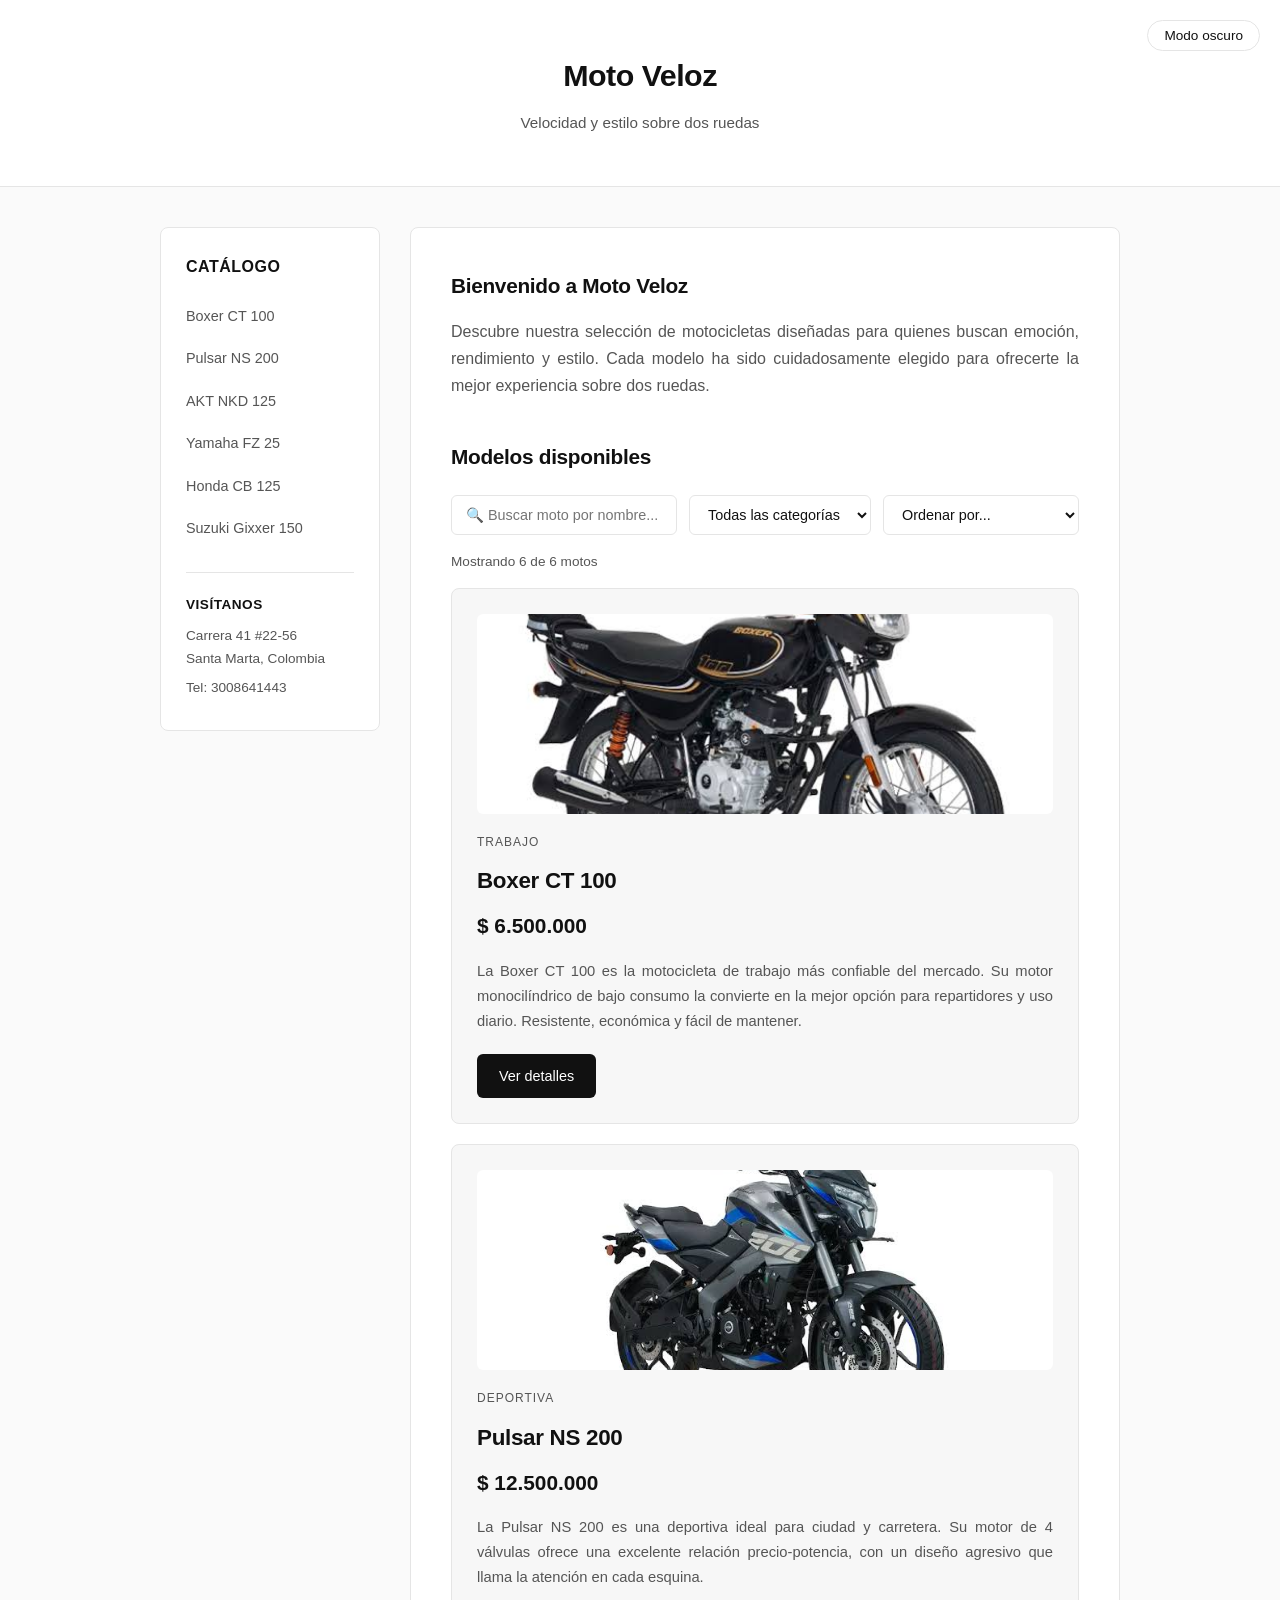
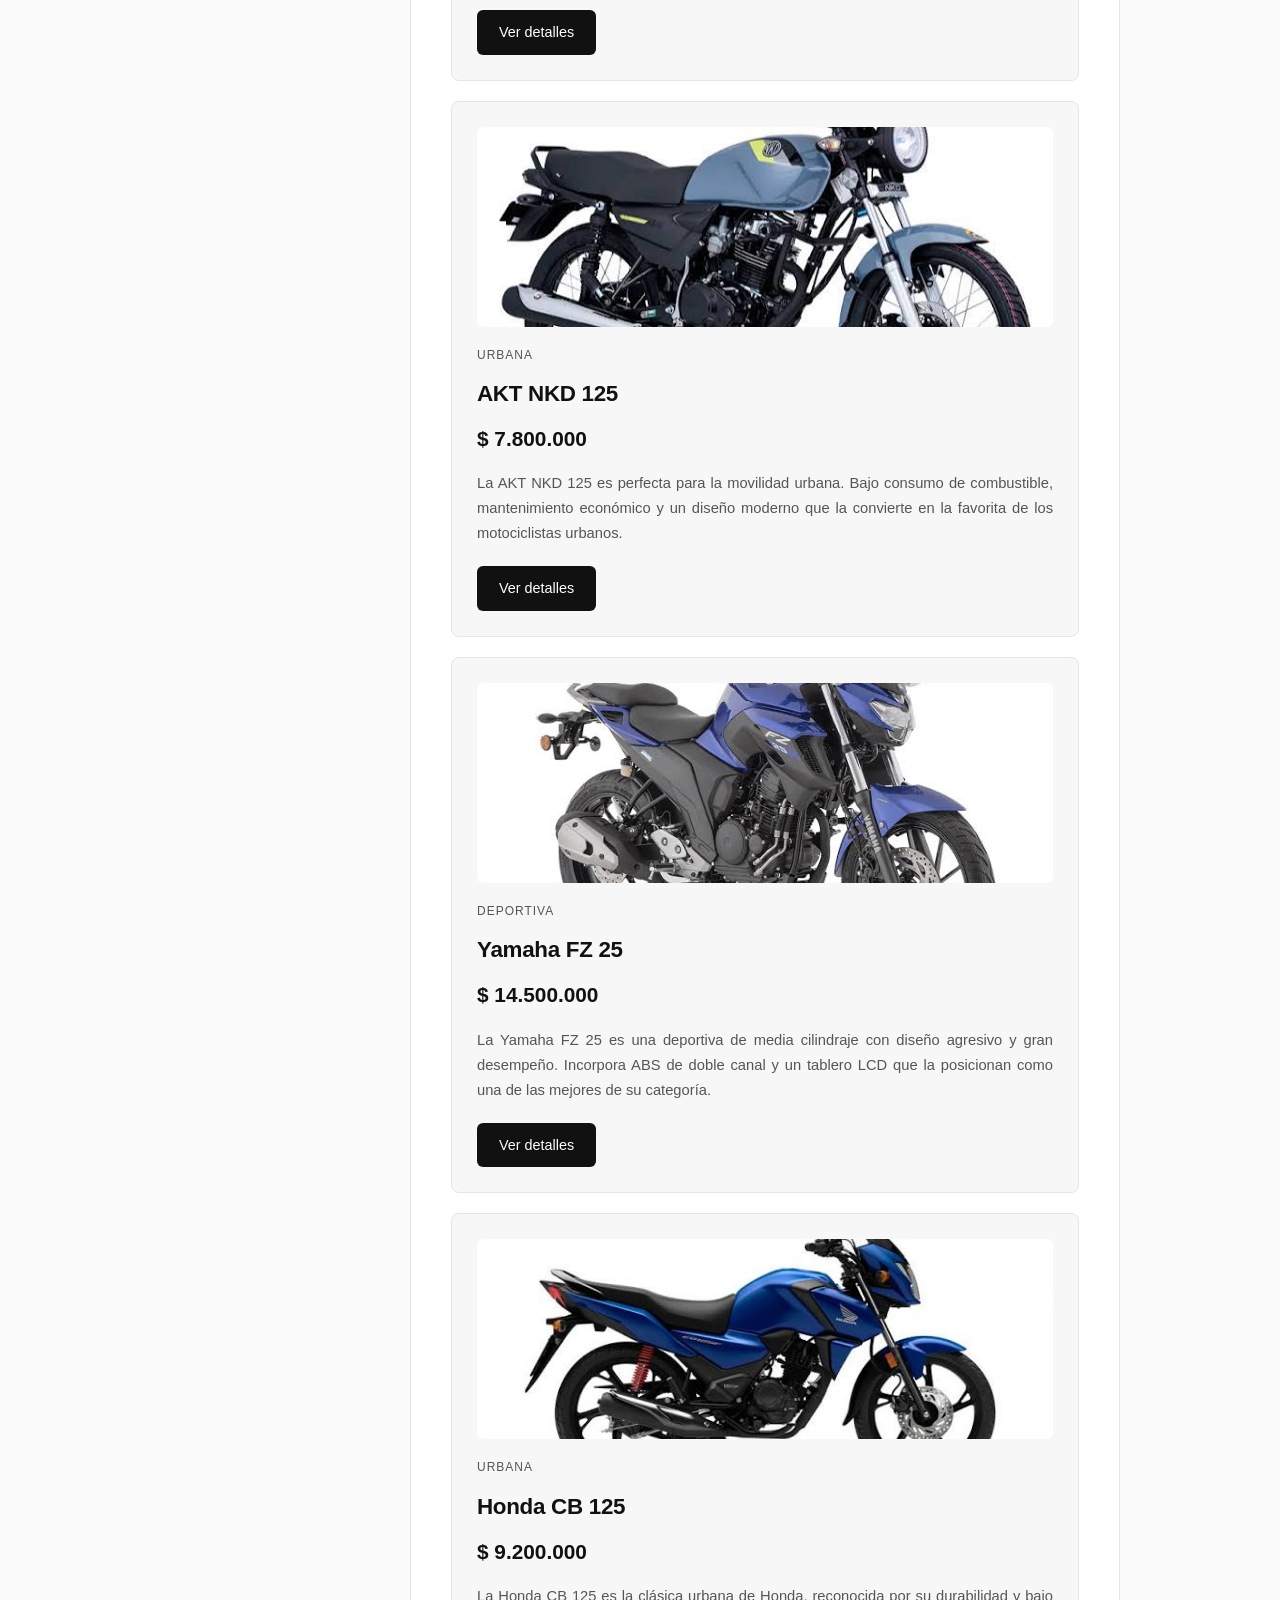
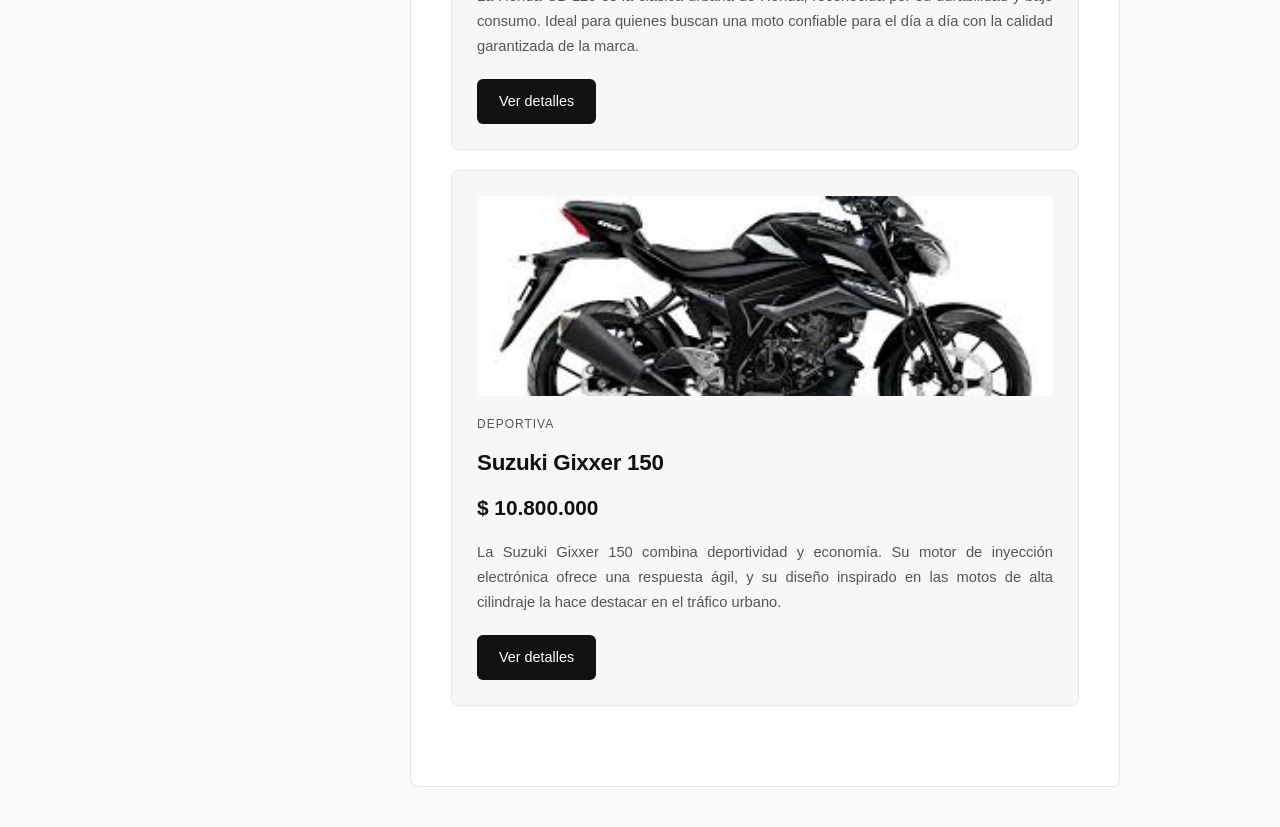
<file: index.html>
<!DOCTYPE html>
<html lang="es">
<head>
    <meta charset="UTF-8">
    <meta name="viewport" content="width=device-width, initial-scale=1.0">
    <title>Moto Veloz | Catálogo de Motos</title>
    <!-- Conecta el archivo de estilos -->
    <link rel="stylesheet" href="estilos.css">
</head>
<body>

    <!-- ENCABEZADO: título, subtítulo y botón de modo oscuro -->
    <header class="cabecera">
        <h1>Moto Veloz</h1>
        <p class="subtitulo">Velocidad y estilo sobre dos ruedas</p>
        <button id="btnTema" class="btn-tema">Modo oscuro</button>
    </header>

    <!-- CONTENEDOR PRINCIPAL: índice lateral + contenido -->
    <div class="contenedor-principal">

        <!-- ÍNDICE LATERAL: se llena con JavaScript desde motos.json -->
        <aside class="indice">
            <h2>Catálogo</h2>
            <nav>
                <ul id="listaIndice">
                    <!-- Aquí JavaScript insertará el modelo -->
                </ul>
            </nav>
            <div class="info-extra">
                <h3>Visítanos</h3>
                <p>Carrera 41 #22-56<br>Santa Marta, Colombia</p>
                <p>Tel: 3008641443</p>
            </div>
        </aside>

        <!-- CONTENIDO PRINCIPAL -->
        <main class="contenido">

            <!-- Sección de bienvenida -->
            <section id="intro" class="seccion">
                <h2>Bienvenido a Moto Veloz</h2>
                <p>Descubre nuestra selección de motocicletas diseñadas para quienes buscan
                emoción, rendimiento y estilo. Cada modelo ha sido cuidadosamente elegido
                para ofrecerte la mejor experiencia sobre dos ruedas.</p>
            </section>

            <!-- Sección del catálogo de motos -->
          <section id="catalogo" class="seccion">
    <h2>Modelos disponibles</h2>

    <!-- Barra de controles: buscador, filtro y ordenamiento -->
    <div class="controles-catalogo">
        <input 
            type="text" 
            id="buscador" 
            class="control-input" 
            placeholder="🔍 Buscar moto por nombre...">

        <select id="filtroCategoria" class="control-select">
            <option value="Todas">Todas las categorías</option>
            <option value="Trabajo">Trabajo</option>
            <option value="Deportiva">Deportiva</option>
            <option value="Urbana">Urbana</option>
        </select>

        <select id="ordenarPrecio" class="control-select">
            <option value="default">Ordenar por...</option>
            <option value="asc">Precio: menor a mayor</option>
            <option value="desc">Precio: mayor a menor</option>
        </select>
    </div>

    <!-- Contador de resultados -->
    <p id="contadorResultados" class="contador"></p>

    <!-- Grid de motos -->
    <div id="listaMotos" class="grid-motos">
        <!-- Aquí JavaScript insertará las tarjetas -->
    </div>
</section>
        </main>
    </div>

    <!-- BOTÓN VOLVER ARRIBA: aparece al hacer scroll -->
    <button id="btnArriba" class="btn-arriba" title="Volver arriba">↑</button>


    <!-- Conecta el archivo JavaScript -->
    <script src="script.js"></script>
</body>
</html>
</file>
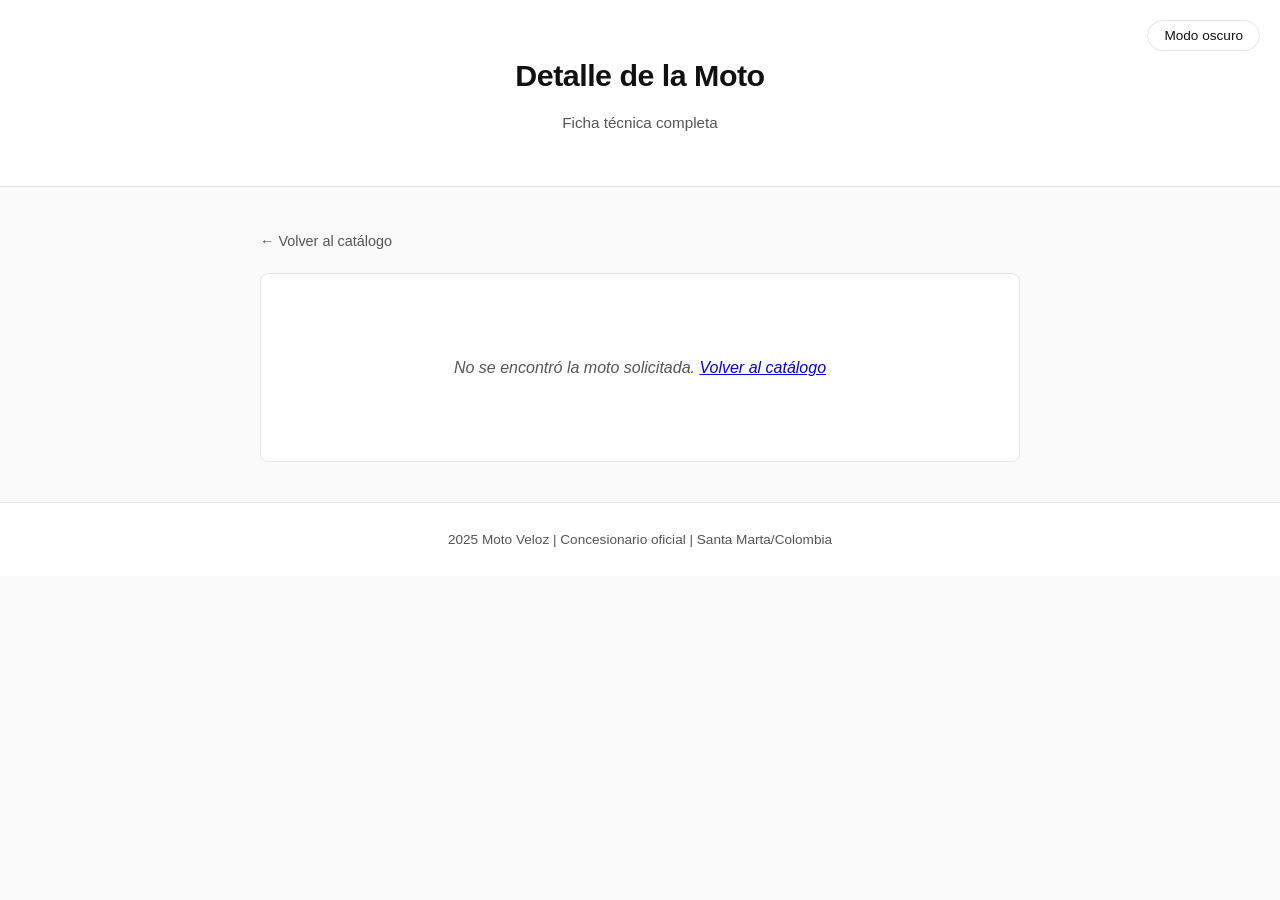
<file: detalle.html>
<!DOCTYPE html>
<html lang="es">
<head>
    <meta charset="UTF-8">
    <meta name="viewport" content="width=device-width, initial-scale=1.0">
    <title>Detalle | Moto Veloz</title>
    <!-- Conecta el archivo de estilos -->
    <link rel="stylesheet" href="estilos.css">
</head>
<body>

    <!-- ENCABEZADO -->
    <header class="cabecera">
        <h1 id="tituloDetalle">Detalle de la Moto</h1>
        <p class="subtitulo">Ficha técnica completa</p>
        <button id="btnTema" class="btn-tema">Modo oscuro</button>
    </header>

    <!-- CONTENEDOR PRINCIPAL (sin índice lateral) -->
    <div class="contenedor-principal detalle-contenedor">

        <!-- Enlace para volver al catálogo -->
        <a href="index.html" class="btn-volver">&larr; Volver al catálogo</a>

        <!-- Ficha de la moto: se llena con JavaScript según el ?id= de la URL -->
        <main class="contenido ficha-moto" id="fichaMoto">
            <p class="cargando">Cargando información de la moto...</p>
        </main>
    </div>

    <!-- PIE DE PÁGINA -->
    <footer class="pie">
        <p>2025 Moto Veloz | Concesionario oficial | Santa Marta/Colombia</p>
    </footer>

    <!-- Conecta el archivo JavaScript -->
    <script src="script.js"></script>
</body>
</html>
</file>
<file: estilos.css>
/* ============================================
   RESET Y VARIABLES GLOBALES
   ============================================ */
* {
    margin: 0;
    padding: 0;
    box-sizing: border-box;
}

:root {
    --negro: #111111;         /* Negro principal para textos y cabecera */
    --gris-texto: #555555;    /* Gris para párrafos */
    --gris-suave: #f7f7f7;    /* Gris muy claro para fondos secundarios */
    --gris-borde: #e5e5e5;    /* Gris para líneas y separadores */
    --blanco: #ffffff;        /* Blanco para tarjetas y contenido */
    --fondo: #fafafa;          /* Fondo general de la página */
}

/* Modo oscuro: redefinimos las variables dentro de body.oscuro */
body.oscuro {
    --negro: #f0f0f0;
    --gris-texto: #b0b0b0;
    --gris-suave: #1c1c1c;
    --gris-borde: #333333;
    --blanco: #1a1a1a;
    --fondo: #0f0f0f;
}

/* ============================================
   BODY
   ============================================ */
body {
    font-family: 'Inter', 'Segoe UI', Tahoma, sans-serif;
    background: var(--fondo);
    color: var(--gris-texto);
    line-height: 1.7;
    transition: background 0.3s, color 0.3s;
}

/* ============================================
   CABECERA
   ============================================ */
.cabecera {
    background: var(--blanco);
    color: var(--negro);
    padding: 50px 20px;
    text-align: center;
    position: relative;
    border-bottom: 1px solid var(--gris-borde);
}

.cabecera h1 {
    font-size: 1.9rem;
    font-weight: 600;
    letter-spacing: -0.5px;
    margin-bottom: 8px;
    color: var(--negro);
}

.subtitulo {
    font-size: 0.95rem;
    color: var(--gris-texto);
    font-weight: 400;
}

/* Botón de modo oscuro en la esquina superior derecha */
.btn-tema {
    position: absolute;
    top: 20px;
    right: 20px;
    background: transparent;
    color: var(--negro);
    border: 1px solid var(--gris-borde);
    padding: 7px 16px;
    border-radius: 20px;
    cursor: pointer;
    font-size: 0.85rem;
    transition: background 0.3s, border-color 0.3s;
}

.btn-tema:hover {
    background: var(--gris-suave);
    border-color: var(--negro);
}

/* ============================================
   CONTENEDOR PRINCIPAL (Flexbox)
   ============================================ */
.contenedor-principal {
    display: flex;
    max-width: 1000px;
    margin: 40px auto;
    gap: 30px;
    padding: 0 20px;
}

/* ============================================
   ÍNDICE LATERAL
   ============================================ */
.indice {
    flex: 0 0 220px;
    background: var(--blanco);
    padding: 25px;
    border-radius: 8px;
    border: 1px solid var(--gris-borde);
    height: fit-content;
    position: sticky;
    top: 20px;
}

.indice h2 {
    color: var(--negro);
    font-size: 1rem;
    font-weight: 600;
    margin-bottom: 18px;
    text-transform: uppercase;
    letter-spacing: 0.5px;
}

.indice ul {
    list-style: none;
}

.indice li {
    margin-bottom: 6px;
}

.indice a {
    color: var(--gris-texto);
    text-decoration: none;
    display: block;
    padding: 6px 0;
    font-size: 0.9rem;
    transition: color 0.2s;
}

.indice a:hover {
    color: var(--negro);
}

.info-extra {
    margin-top: 25px;
    padding-top: 20px;
    border-top: 1px solid var(--gris-borde);
    font-size: 0.85rem;
}

.info-extra h3 {
    color: var(--negro);
    margin-bottom: 8px;
    font-size: 0.85rem;
    text-transform: uppercase;
    letter-spacing: 0.5px;
}

.info-extra p {
    margin-bottom: 6px;
    color: var(--gris-texto);
}

/* ============================================
   CONTENIDO PRINCIPAL
   ============================================ */
.contenido {
    flex: 1;
    background: var(--blanco);
    padding: 40px;
    border-radius: 8px;
    border: 1px solid var(--gris-borde);
}

.seccion {
    margin-bottom: 40px;
}

.seccion h2 {
    color: var(--negro);
    font-size: 1.3rem;
    font-weight: 600;
    margin-bottom: 15px;
    letter-spacing: -0.3px;
}

.seccion p {
    margin-bottom: 12px;
    text-align: justify;
}

/* ============================================
   GRID DE MOTOS (tarjetas del catálogo)
   ============================================ */
.grid-motos {
    display: grid;
    grid-template-columns: 1fr;
    gap: 20px;
    margin-top: 15px;
}

/* Tarjeta de la moto */
.card-moto {
    background: var(--gris-suave);
    border-radius: 8px;
    border: 1px solid var(--gris-borde);
    padding: 25px;
    transition: border-color 0.3s;
    display: flex;
    flex-direction: column;
}

.card-moto:hover {
    border-color: var(--negro);
}

/* Etiqueta de categoría */
.card-moto .categoria {
    display: inline-block;
    color: var(--gris-texto);
    font-size: 0.75rem;
    padding: 0;
    margin-bottom: 10px;
    text-transform: uppercase;
    letter-spacing: 1px;
    align-self: flex-start;
}

.card-moto h3 {
    color: var(--negro);
    font-size: 1.4rem;
    font-weight: 600;
    margin-bottom: 8px;
    letter-spacing: -0.3px;
}

.card-moto .precio {
    color: var(--negro);
    font-size: 1.3rem;
    font-weight: 600;
    margin-bottom: 15px;
}

.card-moto .descripcion {
    font-size: 0.92rem;
    color: var(--gris-texto);
    margin-bottom: 20px;
    flex: 1;
}

/* Botón "Ver detalles" */
.btn-ver {
    display: inline-block;
    background: var(--negro);
    color: var(--blanco);
    text-decoration: none;
    padding: 10px 22px;
    border-radius: 6px;
    text-align: center;
    font-weight: 500;
    font-size: 0.9rem;
    transition: opacity 0.3s;
    align-self: flex-start;
}

.btn-ver:hover {
    opacity: 0.8;
}

/* ============================================
   DETALLE DE MOTO (detalle.html)
   ============================================ */
.detalle-contenedor {
    display: block;
    max-width: 800px;
}

/* Botón "Volver al catálogo" */
.btn-volver {
    display: inline-block;
    color: var(--gris-texto);
    text-decoration: none;
    font-weight: 500;
    font-size: 0.9rem;
    margin-bottom: 20px;
    transition: color 0.2s;
}

.btn-volver:hover {
    color: var(--negro);
}

.ficha-moto {
    padding: 40px;
}

.ficha-info h2 {
    color: var(--negro);
    font-size: 1.8rem;
    font-weight: 600;
    margin-bottom: 10px;
    letter-spacing: -0.5px;
}

.ficha-info .categoria {
    display: inline-block;
    color: var(--gris-texto);
    font-size: 0.75rem;
    text-transform: uppercase;
    letter-spacing: 1px;
    margin-bottom: 15px;
}

.ficha-info .precio-grande {
    color: var(--negro);
    font-size: 1.6rem;
    font-weight: 600;
    margin-bottom: 20px;
}

.ficha-info .descripcion {
    margin-bottom: 20px;
    text-align: justify;
}

/* Tabla de especificaciones técnicas */
.tabla-specs {
    width: 100%;
    border-collapse: collapse;
    margin-bottom: 25px;
    font-size: 0.92rem;
}

.tabla-specs th,
.tabla-specs td {
    padding: 12px 0;
    border-bottom: 1px solid var(--gris-borde);
    text-align: left;
}

.tabla-specs th {
    color: var(--negro);
    font-weight: 500;
    width: 45%;
}

.tabla-specs td {
    color: var(--gris-texto);
}

/* Lista de características */
.lista-caract {
    list-style: none;
    margin: 15px 0;
}

.lista-caract li {
    padding: 10px 0;
    border-bottom: 1px solid var(--gris-borde);
    font-size: 0.92rem;
    color: var(--gris-texto);
}

.lista-caract li:last-child {
    border-bottom: none;
}

/* Colores disponibles */
.colores {
    display: flex;
    gap: 8px;
    margin-top: 12px;
    flex-wrap: wrap;
}

.color-chip {
    background: transparent;
    color: var(--gris-texto);
    padding: 5px 14px;
    border: 1px solid var(--gris-borde);
    border-radius: 20px;
    font-size: 0.85rem;
}

/* Botón de cotizar */
.btn-comprar {
    display: inline-block;
    background: var(--negro);
    color: var(--blanco);
    padding: 12px 28px;
    border-radius: 6px;
    text-decoration: none;
    font-weight: 500;
    font-size: 0.9rem;
    margin-top: 20px;
    transition: opacity 0.3s;
}

.btn-comprar:hover {
    opacity: 0.8;
}

/* Títulos de bloque dentro de la ficha */
.titulo-bloque {
    color: var(--negro);
    font-size: 1rem;
    font-weight: 600;
    margin-top: 30px;
    margin-bottom: 12px;
    text-transform: uppercase;
    letter-spacing: 0.5px;
}

/* Mensaje mientras carga la ficha */
.cargando {
    text-align: center;
    font-style: italic;
    color: var(--gris-texto);
    padding: 40px;
}

/* ============================================
   BOTÓN VOLVER ARRIBA
   ============================================ */
.btn-arriba {
    position: fixed;
    bottom: 30px;
    right: 30px;
    background: var(--negro);
    color: var(--blanco);
    border: none;
    width: 44px;
    height: 44px;
    border-radius: 50%;
    font-size: 1.1rem;
    cursor: pointer;
    opacity: 0;
    visibility: hidden;
    transition: all 0.3s;
}

.btn-arriba.visible {
    opacity: 1;
    visibility: visible;
}

.btn-arriba:hover {
    opacity: 0.8;
}

/* ============================================
   PIE DE PÁGINA
   ============================================ */
.pie {
    background: var(--blanco);
    color: var(--gris-texto);
    text-align: center;
    padding: 25px;
    margin-top: 40px;
    border-top: 1px solid var(--gris-borde);
    font-size: 0.85rem;
}

/* ============================================
   RESPONSIVE (pantallas pequeñas)
   ============================================ */
@media (max-width: 768px) {
    .contenedor-principal {
        flex-direction: column;
    }

    .indice {
        position: static;
        flex: 1;
    }

    .cabecera h1 {
        font-size: 1.4rem;
    }

    .contenido {
        padding: 25px;
    }

    .ficha-moto {
        padding: 25px;
    }
}

/* ============================================
   IMÁGENES DE MOTOS
   ============================================ */

.card-imagen {
    width: 100%;
    height: 200px;
    object-fit: cover;
    border-radius: 6px;
    margin-bottom: 18px;
    background: var(--gris-suave);
}

.ficha-imagen {
    width: 100%;
    height: 350px;
    object-fit: cover;
    border-radius: 8px;
    margin-bottom: 25px;
    background: var(--gris-suave);
}

@media (max-width: 768px) {
    .card-imagen {
        height: 180px;
    }

    .ficha-imagen {
        height: 220px;
    }
}

/* ============================================
   CONTROLES DEL CATÁLOGO (buscador, filtros)
   ============================================ */

.controles-catalogo {
    display: flex;
    gap: 12px;
    margin: 20px 0 15px;
    flex-wrap: wrap;
}

.control-input,
.control-select {
    padding: 10px 14px;
    border: 1px solid var(--gris-borde);
    border-radius: 6px;
    background: var(--blanco);
    color: var(--negro);
    font-size: 0.9rem;
    font-family: inherit;
    transition: border-color 0.3s;
}

.control-input {
    flex: 1;
    min-width: 200px;
}

.control-input:focus,
.control-select:focus {
    outline: none;
    border-color: var(--negro);
}

.control-select {
    cursor: pointer;
    min-width: 180px;
}

/* Contador de resultados */
.contador {
    font-size: 0.85rem;
    color: var(--gris-texto);
    margin-bottom: 18px;
}

/* Mensaje cuando no hay resultados */
.sin-resultados {
    text-align: center;
    font-style: italic;
    color: var(--gris-texto);
    padding: 40px;
    grid-column: 1 / -1;
}

/* Responsive */
@media (max-width: 600px) {
    .controles-catalogo {
        flex-direction: column;
    }

    .control-input,
    .control-select {
        width: 100%;
    }
}
</file>
